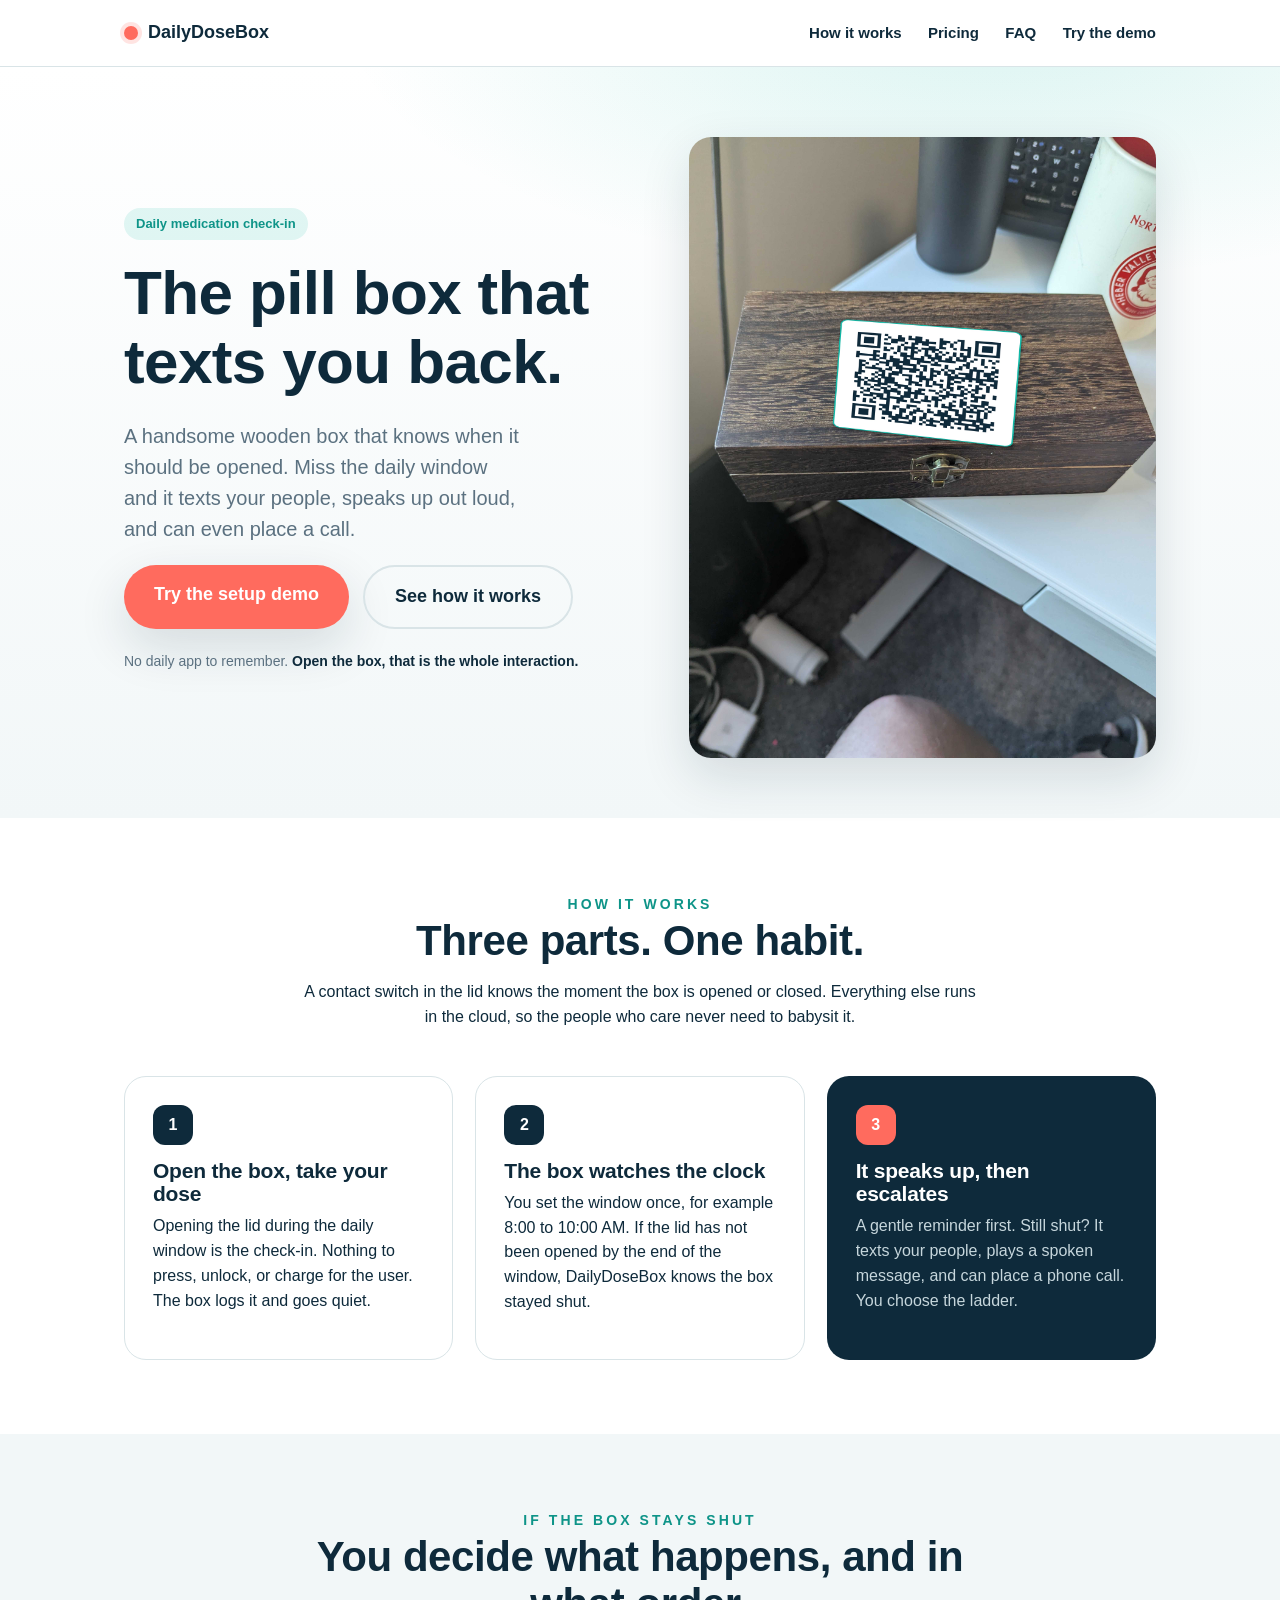
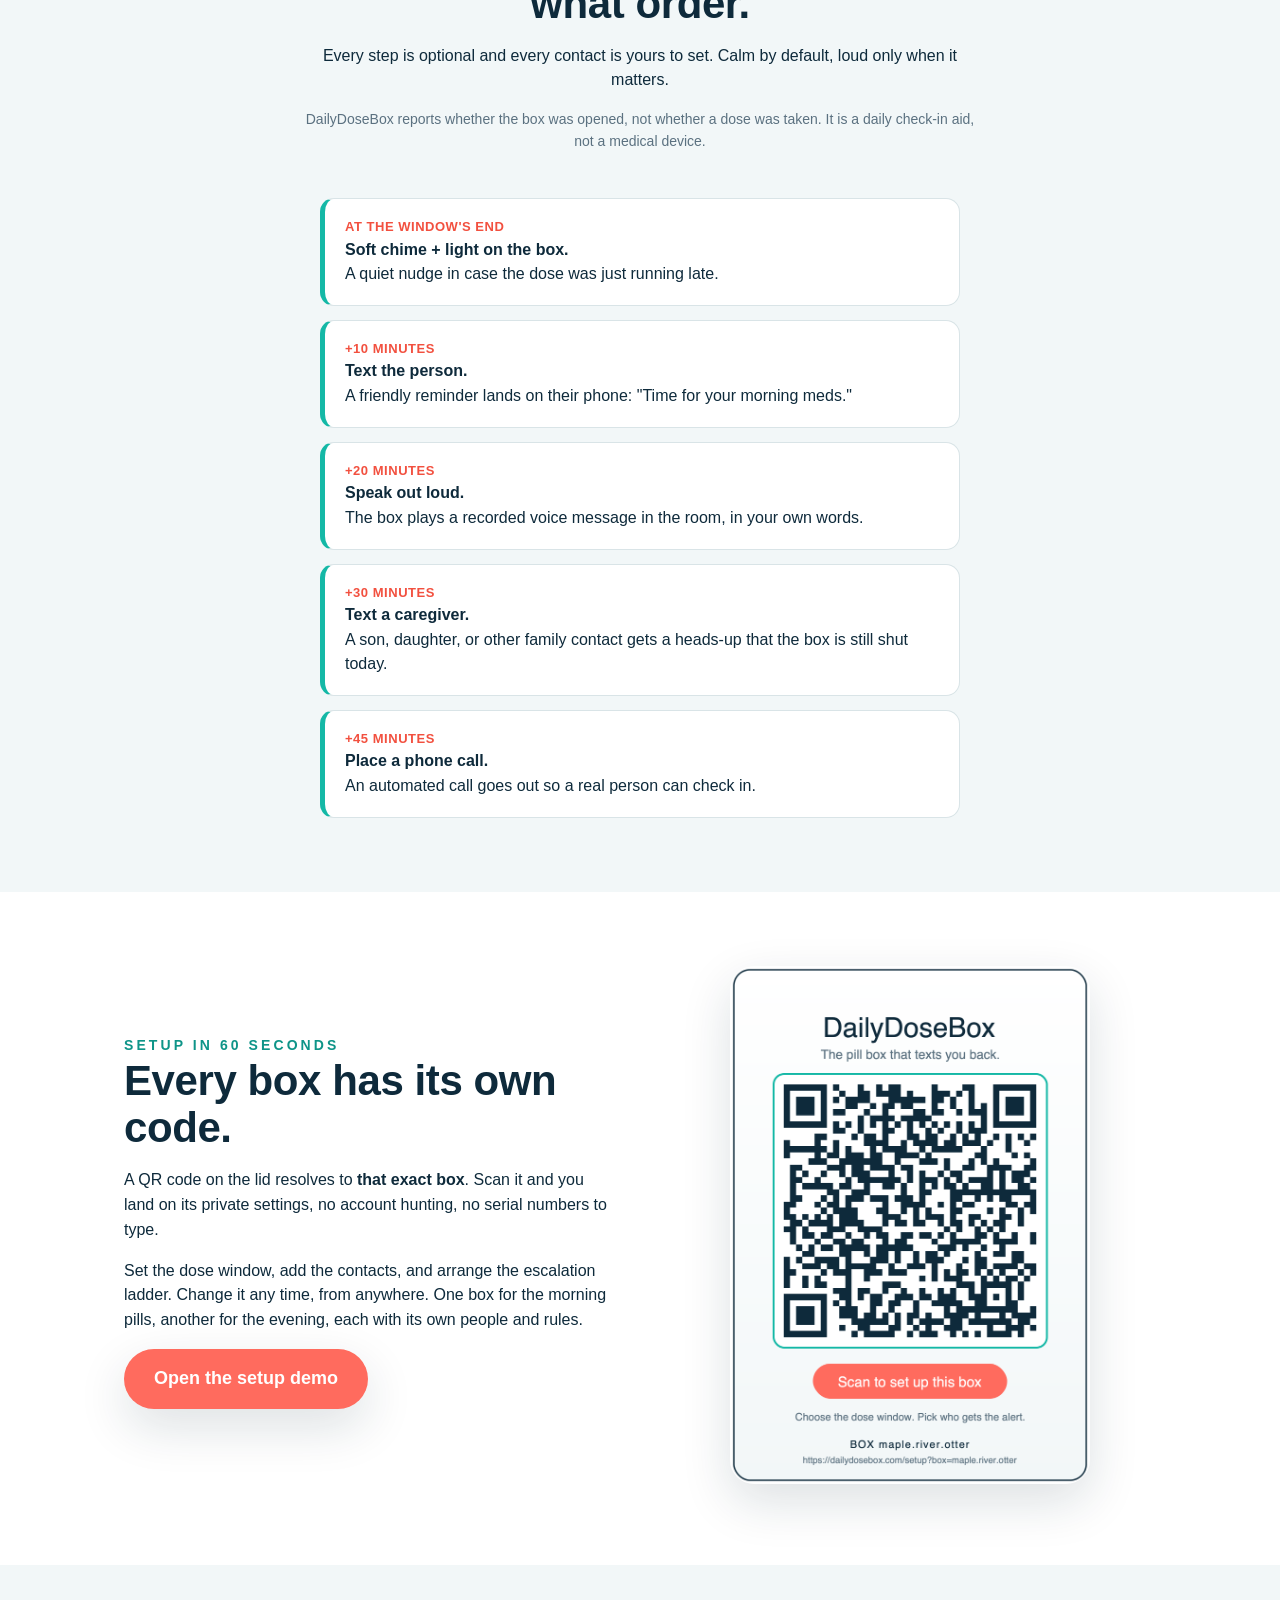
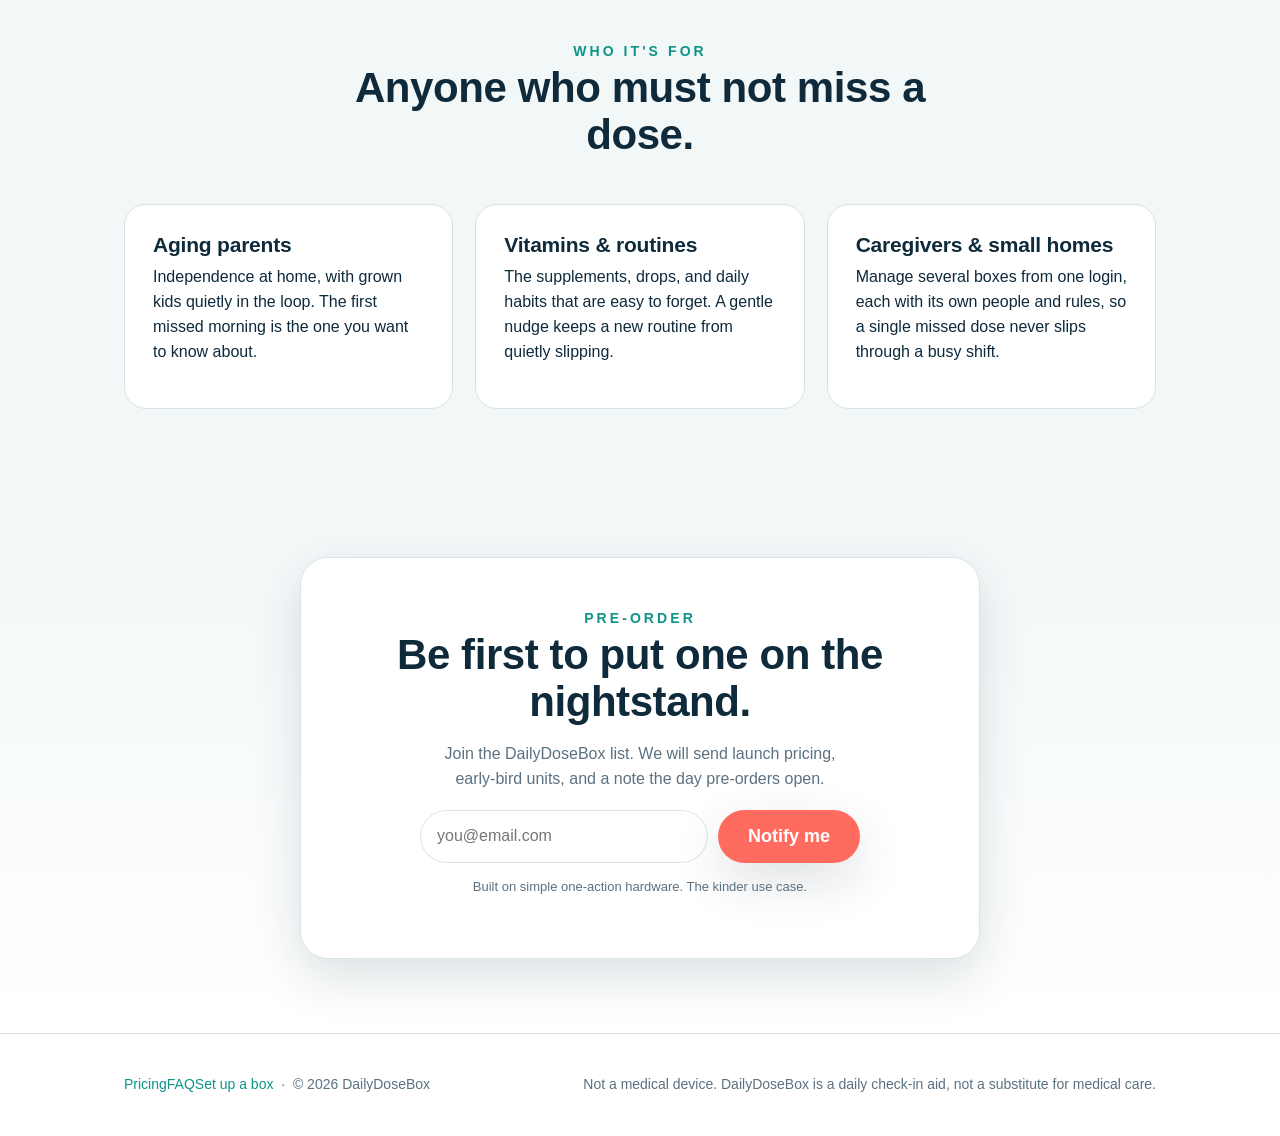
<file: public/dailydosebox/index.html>
<!DOCTYPE html>
<html lang="en">
<head>
<meta charset="UTF-8">
<meta name="viewport" content="width=device-width, initial-scale=1.0">
<title>DailyDoseBox | The Wooden Pill Box That Texts You Back</title>
<meta name="description" content="A handsome wooden pill box that knows when it should be opened. Miss the daily window and it chimes, texts your people, and can even call. No app, no subscription, 3-word setup.">
<meta property="og:title" content="The pill box that texts you back">
<meta property="og:description" content="Peace of mind for caring for an aging parent. Open the lid to check in. If the box stays shut, DailyDoseBox escalates: chime, text, voice, caregiver text, call.">
<meta property="og:type" content="website">
<meta property="og:image" content="assets/box-qr-composite.jpg">
<style>
  :root{
    --navy:#0E2A3B; --teal:#14B8A6; --teal-d:#0E9488; --coral:#FF6B5E; --coral-d:#F2503F;
    --paper:#fff; --mist:#F2F7F8; --line:#D9E4E7; --ink:#0E2A3B; --muted:#5B7180;
    --shadow:0 18px 50px rgba(14,42,59,.14); --radius:22px;
  }
  *{box-sizing:border-box} html{scroll-behavior:smooth}
  body{margin:0;color:var(--ink);background:var(--paper);font-family:"Inter",-apple-system,BlinkMacSystemFont,"Segoe UI",Helvetica,Arial,sans-serif;line-height:1.55;-webkit-font-smoothing:antialiased}
  .wrap{max-width:1080px;margin:0 auto;padding:0 24px}
  h1,h2,h3{line-height:1.12;margin:0 0 .4em;letter-spacing:-.01em}
  h1{font-size:clamp(34px,5.4vw,62px);font-weight:800}
  h2{font-size:clamp(28px,4vw,42px);font-weight:800}
  h3{font-size:21px;font-weight:700}
  p{margin:0 0 1em} a{color:var(--teal-d);text-decoration:none}
  .eyebrow{font-size:14px;font-weight:700;letter-spacing:.22em;text-transform:uppercase;color:var(--teal-d)}
  .btn{display:inline-block;background:var(--coral);color:#fff;font-weight:700;font-size:18px;padding:16px 30px;border-radius:40px;border:0;cursor:pointer;transition:.15s;box-shadow:var(--shadow)}
  .btn:hover{background:var(--coral-d);transform:translateY(-1px)}
  .btn.ghost{background:transparent;color:var(--navy);box-shadow:none;border:2px solid var(--line)}
  .btn.ghost:hover{border-color:var(--teal)}
  header.bar{position:sticky;top:0;z-index:30;background:rgba(255,255,255,.86);backdrop-filter:blur(10px);border-bottom:1px solid var(--line)}
  .bar .wrap{display:flex;align-items:center;justify-content:space-between;height:66px}
  .brand{display:flex;align-items:center;gap:10px;font-weight:800;font-size:18px;color:var(--navy)}
  .brand .dot{width:14px;height:14px;border-radius:50%;background:var(--coral);box-shadow:0 0 0 4px rgba(255,107,94,.18)}
  nav a{margin-left:22px;color:var(--navy);font-weight:600;font-size:15px}
  nav a:hover{color:var(--teal-d)}
  @media(max-width:680px){nav a:not(.navcta){display:none}}
  .hero{background:radial-gradient(1100px 460px at 78% -8%, rgba(20,184,166,.16), transparent 60%),linear-gradient(180deg,#fff,var(--mist));padding:70px 0 60px}
  .hero-grid{display:grid;grid-template-columns:1.05fr .95fr;gap:48px;align-items:center}
  @media(max-width:860px){.hero-grid{grid-template-columns:1fr;gap:36px}}
  .hero p.lead{font-size:20px;color:var(--muted);max-width:36ch}
  .cta-row{display:flex;gap:14px;flex-wrap:wrap;margin-top:8px}
  .trust{margin-top:22px;font-size:14px;color:var(--muted)} .trust b{color:var(--navy)}
  .badge{display:inline-block;background:rgba(20,184,166,.12);color:var(--teal-d);font-weight:700;font-size:13px;padding:6px 12px;border-radius:30px;margin-bottom:18px}
  section{padding:74px 0}
  .center{text-align:center;max-width:680px;margin:0 auto 46px}
  .grid3{display:grid;grid-template-columns:repeat(3,1fr);gap:22px}
  @media(max-width:820px){.grid3{grid-template-columns:1fr}}
  .card{background:#fff;border:1px solid var(--line);border-radius:var(--radius);padding:28px}
  .card .num{width:40px;height:40px;border-radius:12px;display:grid;place-items:center;background:var(--navy);color:#fff;font-weight:800;margin-bottom:14px}
  .card.alt{background:var(--navy);color:#fff;border-color:transparent}
  .card.alt h3{color:#fff} .card.alt p{color:#C6D6DC}
  .ladder{display:grid;gap:14px;max-width:640px;margin:0 auto}
  .step{display:flex;gap:16px;align-items:flex-start;background:#fff;border:1px solid var(--line);border-left:5px solid var(--teal);border-radius:14px;padding:18px 20px}
  .step .t{font-weight:700} .step .when{font-size:13px;font-weight:700;color:var(--coral-d);letter-spacing:.04em;text-transform:uppercase}
  .split{display:grid;grid-template-columns:1fr 1fr;gap:46px;align-items:center}
  @media(max-width:820px){.split{grid-template-columns:1fr}}
  .qrwrap{display:flex;justify-content:center}
  .qrwrap img{width:100%;max-width:360px;border-radius:24px;box-shadow:var(--shadow)}
  .use{display:grid;grid-template-columns:repeat(3,1fr);gap:22px}
  @media(max-width:820px){.use{grid-template-columns:1fr}}
  .final{background:linear-gradient(180deg,var(--mist),#fff);text-align:center}
  .final .box{background:#fff;border:1px solid var(--line);border-radius:28px;padding:48px 30px;box-shadow:var(--shadow);max-width:680px;margin:0 auto}
  form.wait{display:flex;gap:10px;max-width:440px;margin:18px auto 0;flex-wrap:wrap;justify-content:center}
  form.wait input{flex:1;min-width:220px;padding:15px 16px;border:1px solid var(--line);border-radius:40px;font-size:16px}
  .fine{font-size:13px;color:var(--muted);margin-top:14px}
  footer{padding:40px 0;border-top:1px solid var(--line);color:var(--muted);font-size:14px}
  footer .wrap{display:flex;justify-content:space-between;gap:16px;flex-wrap:wrap}
</style>
</head>
<body>

<header class="bar">
  <div class="wrap">
    <div class="brand"><span class="dot"></span> DailyDoseBox</div>
    <nav>
      <a href="#how">How it works</a>
      <a href="/pricing.html">Pricing</a>
      <a href="/faq.html">FAQ</a>
      <a class="navcta" href="/demo.html">Try the demo</a>
    </nav>
  </div>
</header>

<section class="hero">
  <div class="wrap hero-grid">
    <div>
      <span class="badge">Daily medication check-in</span>
      <h1>The pill box that texts you back.</h1>
      <p class="lead">A handsome wooden box that knows when it should be opened. Miss the daily window and it texts your people, speaks up out loud, and can even place a call.</p>
      <div class="cta-row">
        <a class="btn" href="/demo.html">Try the setup demo</a>
        <a class="btn ghost" href="#how">See how it works</a>
      </div>
      <p class="trust">No daily app to remember. <b>Open the box, that is the whole interaction.</b></p>
    </div>
    <div>
      <img src="assets/box-qr-composite.jpg" alt="The real DailyDoseBox with its QR code on the lid"
           style="width:100%;border-radius:22px;box-shadow:var(--shadow);display:block">
    </div>
  </div>
</section>

<section id="how">
  <div class="wrap">
    <div class="center">
      <span class="eyebrow">How it works</span>
      <h2>Three parts. One habit.</h2>
      <p>A contact switch in the lid knows the moment the box is opened or closed. Everything else runs in the cloud, so the people who care never need to babysit it.</p>
    </div>
    <div class="grid3">
      <div class="card"><div class="num">1</div><h3>Open the box, take your dose</h3><p>Opening the lid during the daily window is the check-in. Nothing to press, unlock, or charge for the user. The box logs it and goes quiet.</p></div>
      <div class="card"><div class="num">2</div><h3>The box watches the clock</h3><p>You set the window once, for example 8:00 to 10:00 AM. If the lid has not been opened by the end of the window, DailyDoseBox knows the box stayed shut.</p></div>
      <div class="card alt"><div class="num" style="background:var(--coral)">3</div><h3>It speaks up, then escalates</h3><p>A gentle reminder first. Still shut? It texts your people, plays a spoken message, and can place a phone call. You choose the ladder.</p></div>
    </div>
  </div>
</section>

<section style="background:var(--mist)">
  <div class="wrap">
    <div class="center">
      <span class="eyebrow">If the box stays shut</span>
      <h2>You decide what happens, and in what order.</h2>
      <p>Every step is optional and every contact is yours to set. Calm by default, loud only when it matters.</p>
      <p style="font-size:14px;color:var(--muted)">DailyDoseBox reports whether the box was opened, not whether a dose was taken. It is a daily check-in aid, not a medical device.</p>
    </div>
    <div class="ladder">
      <div class="step"><div><div class="when">At the window's end</div><div class="t">Soft chime + light on the box.</div> A quiet nudge in case the dose was just running late.</div></div>
      <div class="step"><div><div class="when">+10 minutes</div><div class="t">Text the person.</div> A friendly reminder lands on their phone: "Time for your morning meds."</div></div>
      <div class="step"><div><div class="when">+20 minutes</div><div class="t">Speak out loud.</div> The box plays a recorded voice message in the room, in your own words.</div></div>
      <div class="step"><div><div class="when">+30 minutes</div><div class="t">Text a caregiver.</div> A son, daughter, or other family contact gets a heads-up that the box is still shut today.</div></div>
      <div class="step"><div><div class="when">+45 minutes</div><div class="t">Place a phone call.</div> An automated call goes out so a real person can check in.</div></div>
    </div>
  </div>
</section>

<section id="setup">
  <div class="wrap split">
    <div>
      <span class="eyebrow">Setup in 60 seconds</span>
      <h2>Every box has its own code.</h2>
      <p>A QR code on the lid resolves to <b>that exact box</b>. Scan it and you land on its private settings, no account hunting, no serial numbers to type.</p>
      <p>Set the dose window, add the contacts, and arrange the escalation ladder. Change it any time, from anywhere. One box for the morning pills, another for the evening, each with its own people and rules.</p>
      <p><a class="btn" href="/demo.html">Open the setup demo</a></p>
    </div>
    <div class="qrwrap">
      <a href="/demo.html"><img src="assets/qr-card.png" alt="DailyDoseBox QR card that resolves to a specific box's setup page"></a>
    </div>
  </div>
</section>

<section id="who" style="background:var(--mist)">
  <div class="wrap">
    <div class="center"><span class="eyebrow">Who it's for</span><h2>Anyone who must not miss a dose.</h2></div>
    <div class="use">
      <div class="card"><h3>Aging parents</h3><p>Independence at home, with grown kids quietly in the loop. The first missed morning is the one you want to know about.</p></div>
      <div class="card"><h3>Vitamins &amp; routines</h3><p>The supplements, drops, and daily habits that are easy to forget. A gentle nudge keeps a new routine from quietly slipping.</p></div>
      <div class="card"><h3>Caregivers &amp; small homes</h3><p>Manage several boxes from one login, each with its own people and rules, so a single missed dose never slips through a busy shift.</p></div>
    </div>
  </div>
</section>

<section class="final" id="order">
  <div class="wrap">
    <div class="box">
      <span class="eyebrow">Pre-order</span>
      <h2>Be first to put one on the nightstand.</h2>
      <p style="color:var(--muted);max-width:46ch;margin:0 auto 6px">Join the DailyDoseBox list. We will send launch pricing, early-bird units, and a note the day pre-orders open.</p>
      <form class="wait" id="waitForm">
        <input type="email" required placeholder="you@email.com" aria-label="Email address">
        <button class="btn" type="submit">Notify me</button>
      </form>
      <p class="fine" id="waitMsg" style="display:none;color:var(--teal-d);font-weight:700">Thanks, you are on the list.</p>
      <script>
        document.getElementById('waitForm').addEventListener('submit', async function(e){
          e.preventDefault();
          var input = this.querySelector('input'), msg = document.getElementById('waitMsg');
          var email = input.value.trim();
          try{
            var r = await fetch('/api/waitlist', {method:'POST', headers:{'content-type':'application/json'}, body:JSON.stringify({email:email})});
            if(r.ok){ input.value=''; msg.textContent='Thanks, you are on the list.'; msg.style.color='var(--teal-d)'; }
            else { msg.textContent='That email did not look right. Try again?'; msg.style.color='var(--coral-d)'; }
          }catch(err){ msg.textContent='Something went wrong. Please try again.'; msg.style.color='var(--coral-d)'; }
          msg.style.display='block';
        });
      </script>
      <p class="fine">Built on simple one-action hardware. The kinder use case.</p>
    </div>
  </div>
</section>

<footer>
  <div class="wrap">
    <div><a href="/pricing.html">Pricing</a><a href="/faq.html">FAQ</a><a href="/demo.html">Set up a box</a> &nbsp;·&nbsp; © 2026 DailyDoseBox</div>
    <div>Not a medical device. DailyDoseBox is a daily check-in aid, not a substitute for medical care.</div>
  </div>
</footer>

</body>
</html>
</file>
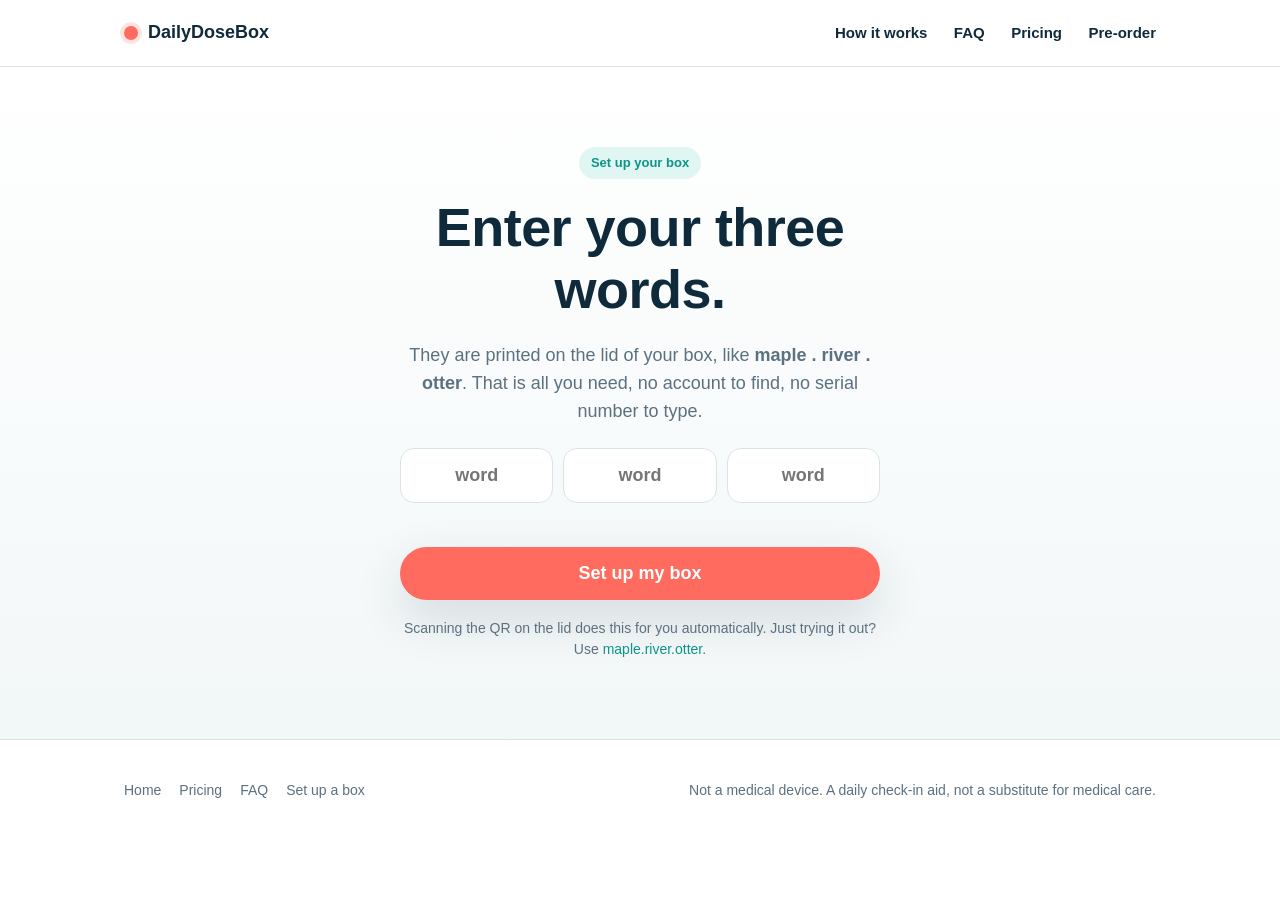
<file: public/dailydosebox/demo.html>
<!DOCTYPE html>
<html lang="en">
<head>
<meta charset="UTF-8">
<meta name="viewport" content="width=device-width, initial-scale=1.0">
<title>Set up your box | DailyDoseBox</title>
<meta name="description" content="Got a DailyDoseBox? Enter the three words printed on the lid to set it up. No account to hunt for, no serial numbers.">
<link rel="stylesheet" href="styles.css">
</head>
<body>
<header class="bar">
  <div class="wrap">
    <a class="brand" href="/" style="color:inherit"><span class="dot"></span> DailyDoseBox</a>
    <nav>
      <a href="/#how">How it works</a>
      <a href="/faq.html">FAQ</a>
      <a href="/pricing.html">Pricing</a>
      <a class="navcta" href="/#order">Pre-order</a>
    </nav>
  </div>
</header>

<section class="hero-min">
  <div class="wrap">
    <div class="enter">
      <span class="badge">Set up your box</span>
      <h1>Enter your three words.</h1>
      <p style="color:var(--muted);font-size:18px">They are printed on the lid of your box, like <b>maple . river . otter</b>. That is all you need, no account to find, no serial number to type.</p>
      <form id="wordForm">
        <div class="words">
          <input id="w1" placeholder="word" autocomplete="off" autocapitalize="off" spellcheck="false" required>
          <input id="w2" placeholder="word" autocomplete="off" autocapitalize="off" spellcheck="false" required>
          <input id="w3" placeholder="word" autocomplete="off" autocapitalize="off" spellcheck="false" required>
        </div>
        <p class="err" id="err"></p>
        <button class="btn" type="submit" style="width:100%">Set up my box</button>
      </form>
      <p class="hint" style="margin-top:18px">Scanning the QR on the lid does this for you automatically. Just trying it out? Use <a href="/setup?box=maple.river.otter">maple.river.otter</a>.</p>
    </div>
  </div>
</section>

<footer>
  <div class="wrap">
    <div><a href="/">Home</a><a href="/pricing.html">Pricing</a><a href="/faq.html">FAQ</a><a href="/demo.html">Set up a box</a></div>
    <div>Not a medical device. A daily check-in aid, not a substitute for medical care.</div>
  </div>
</footer>

<script>
  var clean = function(s){ return (s||'').trim().toLowerCase().replace(/[^a-z]/g,''); };
  document.getElementById('wordForm').addEventListener('submit', function(e){
    e.preventDefault();
    var a=clean(w1.value), b=clean(w2.value), c=clean(w3.value);
    if(!a||!b||!c){ document.getElementById('err').textContent='Please enter all three words.'; return; }
    location.href = '/setup?box=' + a + '.' + b + '.' + c;
  });
</script>
</body>
</html>
</file>
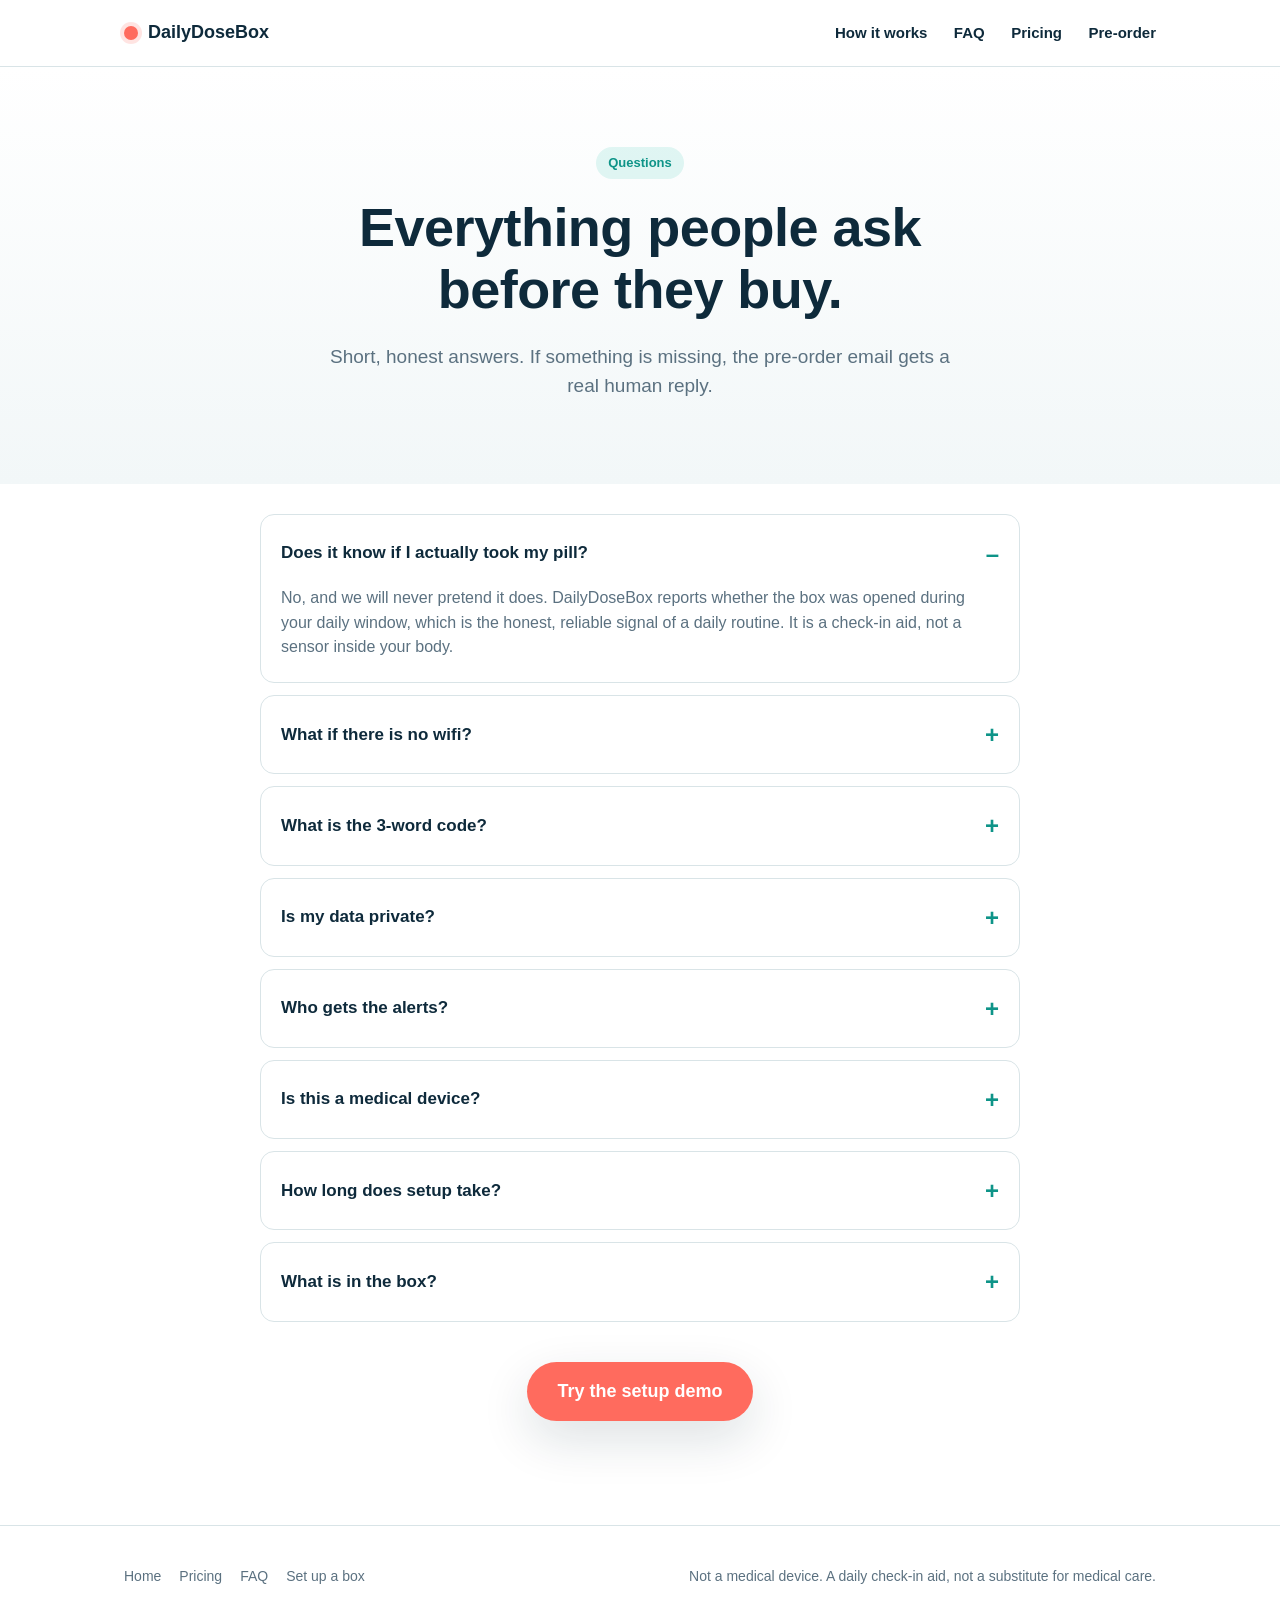
<file: public/dailydosebox/faq.html>
<!DOCTYPE html>
<html lang="en">
<head>
<meta charset="UTF-8">
<meta name="viewport" content="width=device-width, initial-scale=1.0">
<title>FAQ | DailyDoseBox</title>
<meta name="description" content="Common questions about DailyDoseBox: does it know if I took my pill, does it need wifi, the 3-word code, privacy, who gets alerts, and is it a medical device.">
<link rel="stylesheet" href="styles.css">
</head>
<body>
<header class="bar">
  <div class="wrap">
    <a class="brand" href="/" style="color:inherit"><span class="dot"></span> DailyDoseBox</a>
    <nav>
      <a href="/#how">How it works</a>
      <a href="/faq.html">FAQ</a>
      <a href="/pricing.html">Pricing</a>
      <a class="navcta" href="/#order">Pre-order</a>
    </nav>
  </div>
</header>

<section class="hero-min">
  <div class="wrap center" style="margin-bottom:0">
    <span class="badge">Questions</span>
    <h1>Everything people ask before they buy.</h1>
    <p style="color:var(--muted);font-size:19px">Short, honest answers. If something is missing, the pre-order email gets a real human reply.</p>
  </div>
</section>

<section style="padding-top:30px">
  <div class="faq">
    <details open><summary>Does it know if I actually took my pill?</summary><p>No, and we will never pretend it does. DailyDoseBox reports whether the box was opened during your daily window, which is the honest, reliable signal of a daily routine. It is a check-in aid, not a sensor inside your body.</p></details>
    <details><summary>What if there is no wifi?</summary><p>The box uses its own cellular connection for alerts, so it does not depend on home wifi or a hub. As long as there is cell coverage, the chime, texts, voice message, and calls all work. You just plug it in.</p></details>
    <details><summary>What is the 3-word code?</summary><p>Every box ships with a memorable 3-word code printed on the lid, like maple.river.otter, plus a QR. To register or reopen your box settings, you just remember three words. No accounts to hunt for and no serial numbers to type.</p></details>
    <details><summary>Is my data private?</summary><p>We track one thing: was the box opened in its window. We do not record audio, track location, or sell your information. Alerts go only to the contacts you choose.</p></details>
    <details><summary>Who gets the alerts?</summary><p>You decide. You can send reminders to the person taking the meds, to yourself, to a caregiver, or to several contacts at once, and you set who gets pulled in at each escalation step.</p></details>
    <details><summary>Is this a medical device?</summary><p>No. DailyDoseBox is a daily check-in aid, not a substitute for medical care or professional monitoring. It helps a routine stay on track; it does not diagnose, dispense, or treat.</p></details>
    <details><summary>How long does setup take?</summary><p>A few minutes. Scan the QR or enter your 3 words, set the daily window, add who gets alerts, and you are done. Most people finish before their coffee is cool.</p></details>
    <details><summary>What is in the box?</summary><p>The wooden DailyDoseBox with its lid sensor, the 3-word setup code printed on the lid, a charging cable, and a one-page start card. No app download required to use it.</p></details>
  </div>
  <div class="center" style="margin-top:40px">
    <a class="btn" href="/demo.html">Try the setup demo</a>
  </div>
</section>

<footer>
  <div class="wrap">
    <div><a href="/">Home</a><a href="/pricing.html">Pricing</a><a href="/faq.html">FAQ</a><a href="/demo.html">Set up a box</a></div>
    <div>Not a medical device. A daily check-in aid, not a substitute for medical care.</div>
  </div>
</footer>
</body>
</html>
</file>
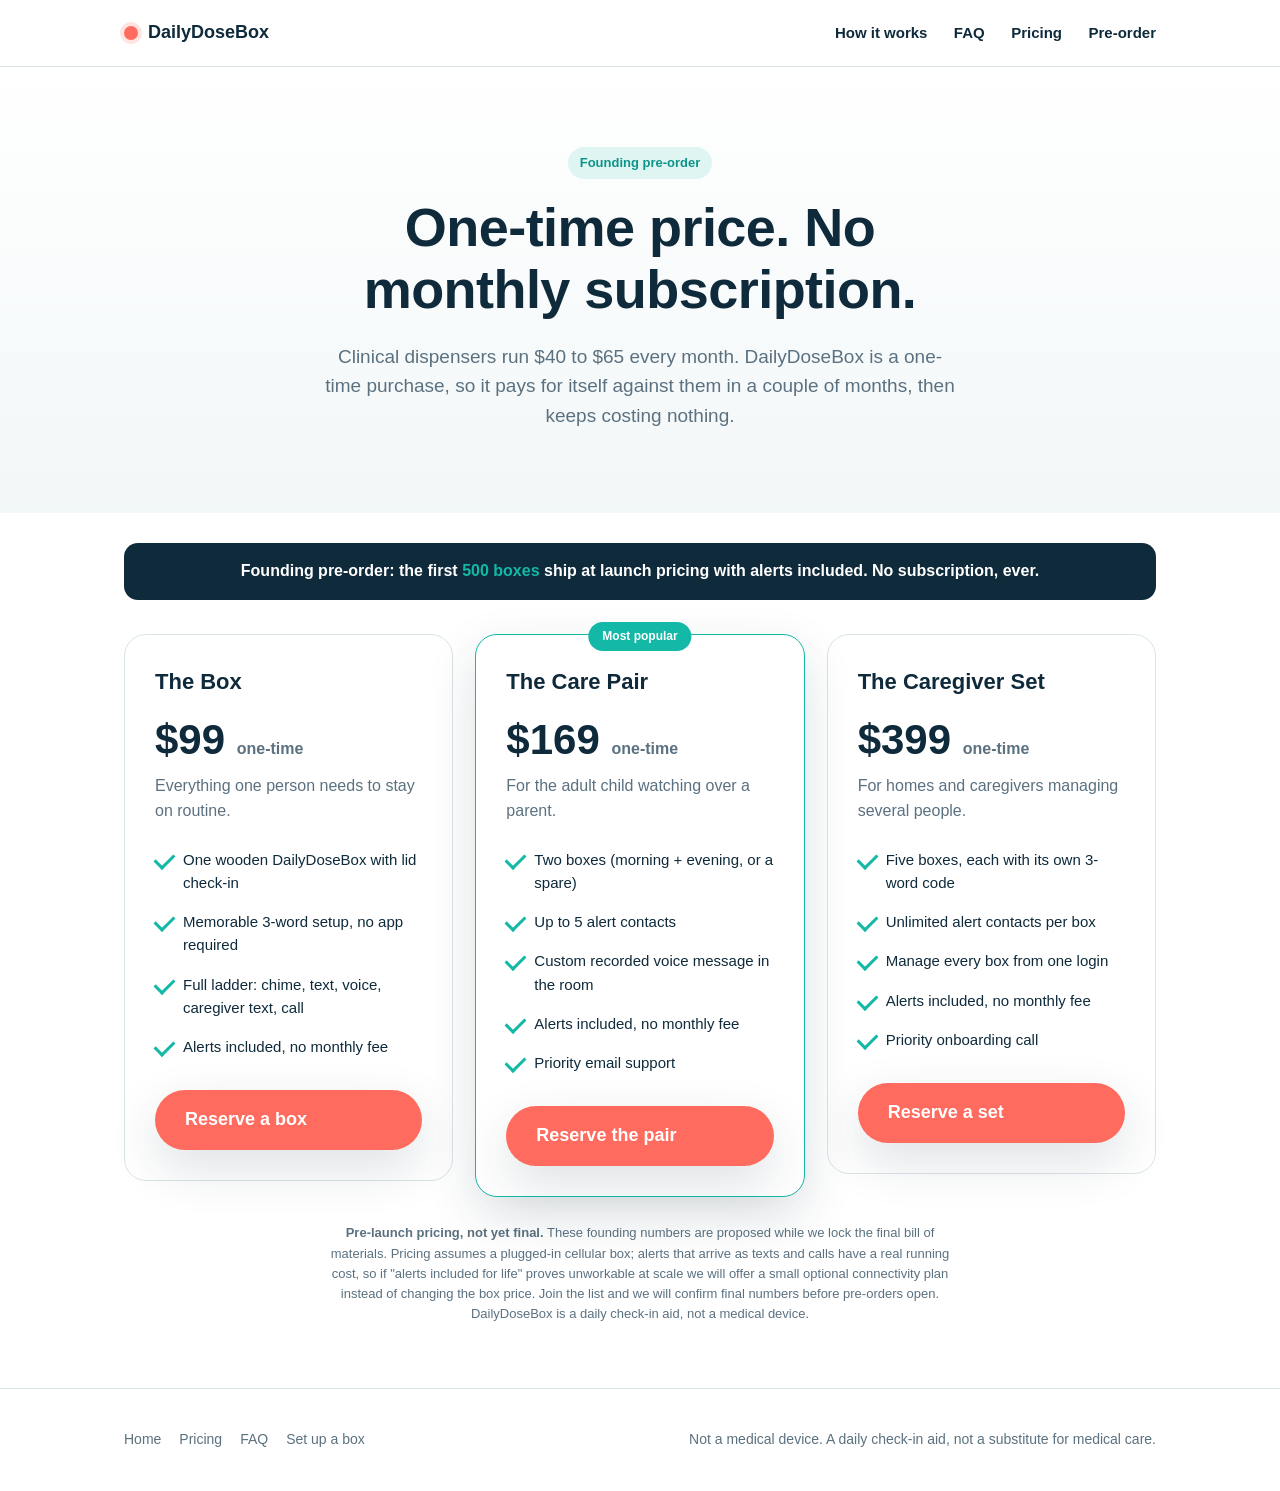
<file: public/dailydosebox/pricing.html>
<!DOCTYPE html>
<html lang="en">
<head>
<meta charset="UTF-8">
<meta name="viewport" content="width=device-width, initial-scale=1.0">
<title>Pricing | DailyDoseBox</title>
<meta name="description" content="DailyDoseBox founding pre-order pricing. One-time purchase, no monthly subscription. Pick a single box, a care pair, or a caregiver set.">
<link rel="stylesheet" href="styles.css">
</head>
<body>
<header class="bar">
  <div class="wrap">
    <a class="brand" href="/" style="color:inherit"><span class="dot"></span> DailyDoseBox</a>
    <nav>
      <a href="/#how">How it works</a>
      <a href="/faq.html">FAQ</a>
      <a href="/pricing.html">Pricing</a>
      <a class="navcta" href="/#order">Pre-order</a>
    </nav>
  </div>
</header>

<section class="hero-min">
  <div class="wrap center" style="margin-bottom:0">
    <span class="badge">Founding pre-order</span>
    <h1>One-time price. No monthly subscription.</h1>
    <p style="color:var(--muted);font-size:19px">Clinical dispensers run $40 to $65 every month. DailyDoseBox is a one-time purchase, so it pays for itself against them in a couple of months, then keeps costing nothing.</p>
  </div>
</section>

<section style="padding-top:30px">
  <div class="wrap">
    <div class="banner">Founding pre-order: the first <b>500 boxes</b> ship at launch pricing with alerts included. No subscription, ever.</div>
    <div class="tiers">
      <div class="tier">
        <div class="name">The Box</div>
        <div class="price">$99 <small>one-time</small></div>
        <div class="vline">Everything one person needs to stay on routine.</div>
        <ul>
          <li>One wooden DailyDoseBox with lid check-in</li>
          <li>Memorable 3-word setup, no app required</li>
          <li>Full ladder: chime, text, voice, caregiver text, call</li>
          <li>Alerts included, no monthly fee</li>
        </ul>
        <a class="btn" href="/#order">Reserve a box</a>
      </div>
      <div class="tier featured">
        <div class="name">The Care Pair</div>
        <div class="price">$169 <small>one-time</small></div>
        <div class="vline">For the adult child watching over a parent.</div>
        <ul>
          <li>Two boxes (morning + evening, or a spare)</li>
          <li>Up to 5 alert contacts</li>
          <li>Custom recorded voice message in the room</li>
          <li>Alerts included, no monthly fee</li>
          <li>Priority email support</li>
        </ul>
        <a class="btn" href="/#order">Reserve the pair</a>
      </div>
      <div class="tier">
        <div class="name">The Caregiver Set</div>
        <div class="price">$399 <small>one-time</small></div>
        <div class="vline">For homes and caregivers managing several people.</div>
        <ul>
          <li>Five boxes, each with its own 3-word code</li>
          <li>Unlimited alert contacts per box</li>
          <li>Manage every box from one login</li>
          <li>Alerts included, no monthly fee</li>
          <li>Priority onboarding call</li>
        </ul>
        <a class="btn" href="/#order">Reserve a set</a>
      </div>
    </div>
    <p class="note"><b>Pre-launch pricing, not yet final.</b> These founding numbers are proposed while we lock the final bill of materials. Pricing assumes a plugged-in cellular box; alerts that arrive as texts and calls have a real running cost, so if "alerts included for life" proves unworkable at scale we will offer a small optional connectivity plan instead of changing the box price. Join the list and we will confirm final numbers before pre-orders open. DailyDoseBox is a daily check-in aid, not a medical device.</p>
  </div>
</section>

<footer>
  <div class="wrap">
    <div><a href="/">Home</a><a href="/pricing.html">Pricing</a><a href="/faq.html">FAQ</a><a href="/demo.html">Set up a box</a></div>
    <div>Not a medical device. A daily check-in aid, not a substitute for medical care.</div>
  </div>
</footer>
</body>
</html>
</file>
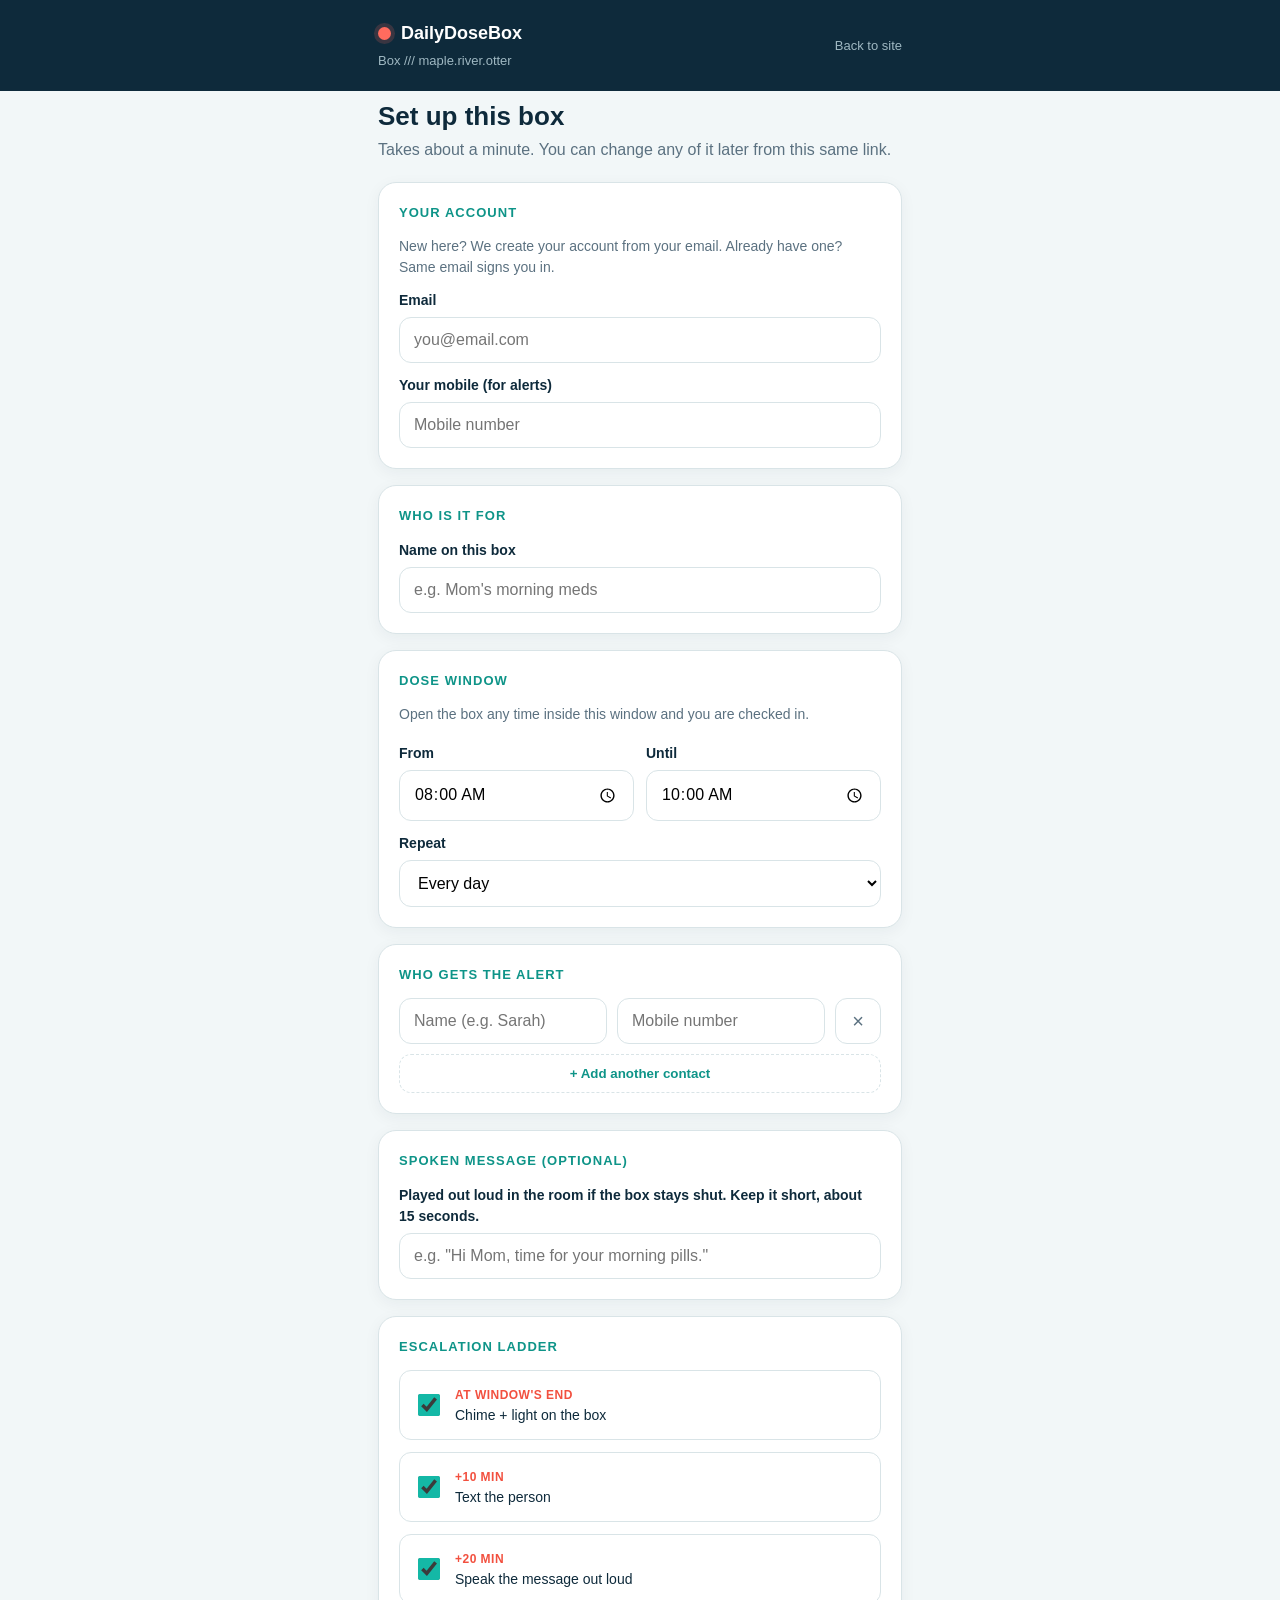
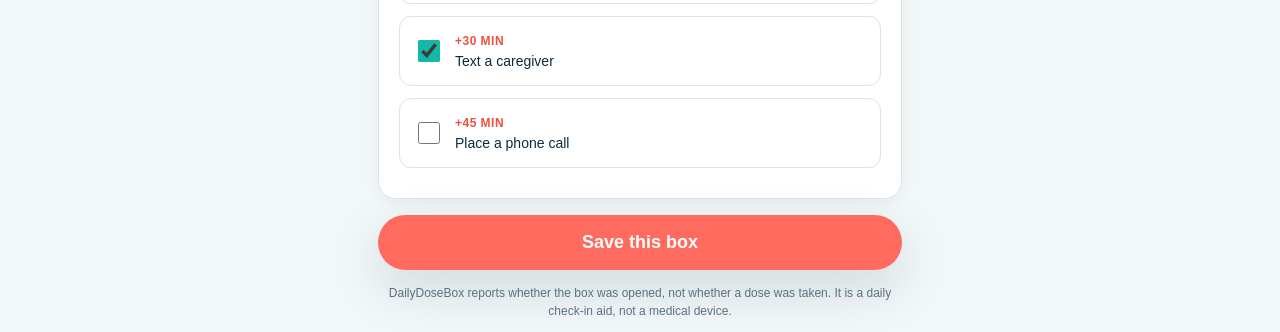
<file: public/dailydosebox/setup.html>
<!DOCTYPE html>
<html lang="en">
<head>
<meta charset="UTF-8">
<meta name="viewport" content="width=device-width, initial-scale=1.0">
<title>Set up your DailyDoseBox</title>
<meta name="description" content="Set up this DailyDoseBox: choose the dose window, add who gets the alert, and arrange the escalation ladder.">
<style>
  :root{--navy:#0E2A3B;--teal:#14B8A6;--teal-d:#0E9488;--coral:#FF6B5E;--coral-d:#F2503F;--paper:#fff;--mist:#F2F7F8;--line:#D9E4E7;--ink:#0E2A3B;--muted:#5B7180;--shadow:0 18px 50px rgba(14,42,59,.14)}
  *{box-sizing:border-box}
  body{margin:0;background:var(--mist);color:var(--ink);font-family:"Inter",-apple-system,BlinkMacSystemFont,"Segoe UI",Helvetica,Arial,sans-serif;line-height:1.5;-webkit-font-smoothing:antialiased}
  .top{background:var(--navy);color:#fff;padding:20px 0}
  .wrap{max-width:560px;margin:0 auto;padding:0 18px}
  .brand{display:flex;align-items:center;gap:10px;font-weight:800;font-size:18px}
  .brand .dot{width:13px;height:13px;border-radius:50%;background:var(--coral);box-shadow:0 0 0 4px rgba(255,107,94,.18)}
  .top small{color:#9FB8C2;display:block;margin-top:4px;font-size:13px}
  main{padding:22px 0 60px}
  h1{font-size:26px;margin:6px 0 2px} .sub{color:var(--muted);margin:0 0 20px}
  .card{background:#fff;border:1px solid var(--line);border-radius:18px;padding:20px;margin-bottom:16px;box-shadow:0 4px 16px rgba(14,42,59,.05)}
  .card h2{font-size:13px;letter-spacing:.08em;text-transform:uppercase;color:var(--teal-d);margin:0 0 14px}
  label{display:block;font-weight:600;font-size:14px;margin:12px 0 6px}
  input,select{width:100%;padding:13px 14px;border:1px solid var(--line);border-radius:12px;font-size:16px;font-family:inherit;background:#fff}
  input:focus,select:focus{outline:none;border-color:var(--teal);box-shadow:0 0 0 3px rgba(20,184,166,.15)}
  .row{display:flex;gap:12px} .row>div{flex:1}
  .contact{display:flex;gap:10px} .contact input{flex:1}
  .contact .del{flex:0 0 auto;width:46px;border:1px solid var(--line);background:#fff;border-radius:12px;font-size:20px;color:var(--muted);cursor:pointer}
  .addbtn{margin-top:10px;background:transparent;border:1.5px dashed var(--line);color:var(--teal-d);font-weight:700;padding:11px;width:100%;border-radius:12px;cursor:pointer}
  .ladder label.chk{display:flex;align-items:center;gap:12px;font-weight:500;border:1px solid var(--line);border-radius:12px;padding:13px 14px;margin-bottom:10px;cursor:pointer}
  .ladder input[type=checkbox]{width:22px;height:22px;accent-color:var(--teal);flex:0 0 auto}
  .ladder .when{font-size:12px;color:var(--coral-d);font-weight:700;text-transform:uppercase;letter-spacing:.04em}
  .save{width:100%;background:var(--coral);color:#fff;font-weight:800;font-size:18px;border:0;border-radius:40px;padding:17px;cursor:pointer;box-shadow:var(--shadow)}
  .save:hover{background:var(--coral-d)}
  .fine{font-size:12px;color:var(--muted);text-align:center;margin-top:14px}
  .done{display:none;text-align:center;padding:40px 10px}
  .done .tick{width:84px;height:84px;border-radius:50%;background:var(--teal);margin:0 auto 18px;display:grid;place-items:center}
  .done .tick svg{width:44px;height:44px}
  .done h1{font-size:28px} .summary{text-align:left;background:#fff;border:1px solid var(--line);border-radius:16px;padding:18px;margin:18px 0}
  .summary div{padding:7px 0;border-bottom:1px solid var(--mist);display:flex;justify-content:space-between;gap:12px;font-size:14px}
  .summary div:last-child{border:0} .summary .k{color:var(--muted)} .summary .v{font-weight:700;text-align:right}
  .pill{display:inline-block;font-size:12px;font-weight:700;padding:3px 9px;border-radius:20px;background:rgba(20,184,166,.14);color:var(--teal-d);margin:2px 0 2px 4px}
</style>
</head>
<body>
<div class="top"><div class="wrap" style="display:flex;justify-content:space-between;align-items:center">
  <div>
    <a class="brand" href="/" style="color:#fff;text-decoration:none"><span class="dot"></span> DailyDoseBox</a>
    <small id="boxlabel">Setting up box …</small>
  </div>
  <a href="/" style="color:#9FB8C2;font-size:13px;text-decoration:none">Back to site</a>
</div></div>

<main class="wrap">
  <!-- FORM -->
  <form id="setupForm">
    <h1>Set up this box</h1>
    <p class="sub">Takes about a minute. You can change any of it later from this same link.</p>

    <div class="card">
      <h2>Your account</h2>
      <p style="margin:0 0 6px;color:var(--muted);font-size:14px">New here? We create your account from your email. Already have one? Same email signs you in.</p>
      <label for="email">Email</label>
      <input id="email" type="email" placeholder="you@email.com" required>
      <label for="phone">Your mobile (for alerts)</label>
      <input id="phone" type="tel" placeholder="Mobile number">
    </div>

    <div class="card">
      <h2>Who is it for</h2>
      <label for="who">Name on this box</label>
      <input id="who" placeholder="e.g. Mom's morning meds" required>
    </div>

    <div class="card">
      <h2>Dose window</h2>
      <p style="margin:0 0 6px;color:var(--muted);font-size:14px">Open the box any time inside this window and you are checked in.</p>
      <div class="row">
        <div><label for="start">From</label><input id="start" type="time" value="08:00" required></div>
        <div><label for="end">Until</label><input id="end" type="time" value="10:00" required></div>
      </div>
      <label for="days">Repeat</label>
      <select id="days"><option>Every day</option><option>Weekdays</option><option>Weekends</option></select>
    </div>

    <div class="card">
      <h2>Who gets the alert</h2>
      <div id="contacts">
        <div class="contact"><input class="cname" placeholder="Name (e.g. Sarah)"><input class="cphone" type="tel" placeholder="Mobile number"><button type="button" class="del" title="Remove">×</button></div>
      </div>
      <button type="button" class="addbtn" id="addContact">+ Add another contact</button>
    </div>

    <div class="card">
      <h2>Spoken message (optional)</h2>
      <label for="voice">Played out loud in the room if the box stays shut. Keep it short, about 15 seconds.</label>
      <input id="voice" maxlength="140" placeholder='e.g. "Hi Mom, time for your morning pills."'>
    </div>

    <div class="card ladder">
      <h2>Escalation ladder</h2>
      <label class="chk"><input type="checkbox" checked data-l="Chime + light on the box"><span><span class="when">At window's end</span><br>Chime + light on the box</span></label>
      <label class="chk"><input type="checkbox" checked data-l="Text the person"><span><span class="when">+10 min</span><br>Text the person</span></label>
      <label class="chk"><input type="checkbox" checked data-l="Speak the message out loud"><span><span class="when">+20 min</span><br>Speak the message out loud</span></label>
      <label class="chk"><input type="checkbox" checked data-l="Text a caregiver"><span><span class="when">+30 min</span><br>Text a caregiver</span></label>
      <label class="chk"><input type="checkbox" data-l="Place a phone call"><span><span class="when">+45 min</span><br>Place a phone call</span></label>
    </div>

    <button class="save" type="submit">Save this box</button>
    <p class="fine">DailyDoseBox reports whether the box was opened, not whether a dose was taken. It is a daily check-in aid, not a medical device.</p>
  </form>

  <!-- CONFIRMATION -->
  <div class="done" id="done">
    <div class="tick"><svg viewBox="0 0 24 24" fill="none" stroke="#fff" stroke-width="3" stroke-linecap="round" stroke-linejoin="round"><path d="M20 6L9 17l-5-5"/></svg></div>
    <h1>This box is all set.</h1>
    <p class="sub" id="doneSub">We will watch the window and reach your people if it stays shut.</p>
    <div class="summary" id="summary"></div>
    <button class="save" onclick="location.reload()">Edit settings</button>
    <p class="fine">Demo only — nothing was sent. A live box would save this to its private settings.</p>
  </div>
</main>

<script>
  // box id = three-word code from the QR path (/demo/maple.river.otter) or ?box=
  var seg = location.pathname.split('/').filter(Boolean);
  var boxId = (seg.length >= 2 && (seg[0] === 'demo' || seg[0] === 'setup'))
              ? decodeURIComponent(seg.slice(1).join('/'))
              : (new URLSearchParams(location.search).get('box') || 'maple.river.otter');
  document.getElementById('boxlabel').textContent = 'Box /// ' + boxId;

  // add / remove contacts
  document.getElementById('addContact').addEventListener('click', function(){
    var d = document.createElement('div'); d.className = 'contact';
    d.innerHTML = '<input class="cname" placeholder="Name"><input class="cphone" type="tel" placeholder="Mobile number"><button type="button" class="del" title="Remove">×</button>';
    document.getElementById('contacts').appendChild(d);
  });
  document.getElementById('contacts').addEventListener('click', function(e){
    if(e.target.classList.contains('del')){
      var rows = document.querySelectorAll('#contacts .contact');
      if(rows.length > 1) e.target.parentElement.remove();
    }
  });

  // submit -> confirmation
  document.getElementById('setupForm').addEventListener('submit', function(e){
    e.preventDefault();
    var who = document.getElementById('who').value || 'This box';
    var win = document.getElementById('start').value + ' – ' + document.getElementById('end').value + '  (' + document.getElementById('days').value + ')';
    var names = [].map.call(document.querySelectorAll('.cname'), function(i){return i.value;}).filter(Boolean);
    var steps = [].filter.call(document.querySelectorAll('.ladder input:checked'), Boolean).map(function(i){return i.dataset.l;});
    var voice = document.getElementById('voice').value;
    var email = document.getElementById('email').value;
    var rows = '';
    rows += '<div><span class="k">Box</span><span class="v">/// '+boxId+'</span></div>';
    if(email) rows += '<div><span class="k">Account</span><span class="v">'+email+'</span></div>';
    rows += '<div><span class="k">Name</span><span class="v">'+who+'</span></div>';
    rows += '<div><span class="k">Dose window</span><span class="v">'+win+'</span></div>';
    rows += '<div><span class="k">Alerts to</span><span class="v">'+(names.length?names.join(', '):'—')+'</span></div>';
    if(voice) rows += '<div><span class="k">Spoken message</span><span class="v">"'+voice+'"</span></div>';
    rows += '<div><span class="k">Escalation</span><span class="v">'+steps.map(function(s){return '<span class="pill">'+s+'</span>';}).join('')+'</span></div>';
    document.getElementById('summary').innerHTML = rows;
    document.getElementById('setupForm').style.display = 'none';
    document.getElementById('done').style.display = 'block';
    window.scrollTo(0,0);
  });
</script>
</body>
</html>
</file>
<file: public/dailydosebox/styles.css>
:root{
  --navy:#0E2A3B; --teal:#14B8A6; --teal-d:#0E9488; --coral:#FF6B5E; --coral-d:#F2503F;
  --paper:#fff; --mist:#F2F7F8; --line:#D9E4E7; --ink:#0E2A3B; --muted:#5B7180;
  --shadow:0 18px 50px rgba(14,42,59,.14); --radius:22px;
}
*{box-sizing:border-box} html{scroll-behavior:smooth}
body{margin:0;color:var(--ink);background:var(--paper);font-family:"Inter",-apple-system,BlinkMacSystemFont,"Segoe UI",Helvetica,Arial,sans-serif;line-height:1.55;-webkit-font-smoothing:antialiased}
.wrap{max-width:1080px;margin:0 auto;padding:0 24px}
.narrow{max-width:760px}
h1,h2,h3{line-height:1.14;margin:0 0 .4em;letter-spacing:-.01em}
h1{font-size:clamp(32px,5vw,54px);font-weight:800}
h2{font-size:clamp(26px,4vw,40px);font-weight:800}
h3{font-size:20px;font-weight:700}
p{margin:0 0 1em} a{color:var(--teal-d);text-decoration:none}
.eyebrow{font-size:14px;font-weight:700;letter-spacing:.22em;text-transform:uppercase;color:var(--teal-d)}
.btn{display:inline-block;background:var(--coral);color:#fff;font-weight:700;font-size:18px;padding:16px 30px;border-radius:40px;border:0;cursor:pointer;transition:.15s;box-shadow:var(--shadow)}
.btn:hover{background:var(--coral-d);transform:translateY(-1px)}
.btn.ghost{background:transparent;color:var(--navy);box-shadow:none;border:2px solid var(--line)}
.btn.ghost:hover{border-color:var(--teal)}
header.bar{position:sticky;top:0;z-index:30;background:rgba(255,255,255,.9);backdrop-filter:blur(10px);border-bottom:1px solid var(--line)}
.bar .wrap{display:flex;align-items:center;justify-content:space-between;height:66px}
.brand{display:flex;align-items:center;gap:10px;font-weight:800;font-size:18px;color:var(--navy)}
.brand .dot{width:14px;height:14px;border-radius:50%;background:var(--coral);box-shadow:0 0 0 4px rgba(255,107,94,.18)}
nav a{margin-left:22px;color:var(--navy);font-weight:600;font-size:15px}
nav a:hover{color:var(--teal-d)}
@media(max-width:680px){nav a:not(.navcta){display:none}}
section{padding:64px 0}
.center{text-align:center;max-width:680px;margin:0 auto 40px}
.card{background:#fff;border:1px solid var(--line);border-radius:var(--radius);padding:28px}
footer{padding:40px 0;border-top:1px solid var(--line);color:var(--muted);font-size:14px}
footer .wrap{display:flex;justify-content:space-between;gap:16px;flex-wrap:wrap}
footer a{color:var(--muted);margin-right:18px}
.badge{display:inline-block;background:rgba(20,184,166,.12);color:var(--teal-d);font-weight:700;font-size:13px;padding:6px 12px;border-radius:30px;margin-bottom:18px}

/* pricing */
.tiers{display:grid;grid-template-columns:repeat(3,1fr);gap:22px;align-items:start}
@media(max-width:860px){.tiers{grid-template-columns:1fr}}
.tier{background:#fff;border:1px solid var(--line);border-radius:var(--radius);padding:30px;display:flex;flex-direction:column}
.tier.featured{border-color:var(--teal);box-shadow:var(--shadow);position:relative}
.tier.featured::before{content:"Most popular";position:absolute;top:-13px;left:50%;transform:translateX(-50%);background:var(--teal);color:#fff;font-size:12px;font-weight:700;padding:5px 14px;border-radius:30px}
.tier .name{font-weight:800;font-size:22px}
.tier .price{font-size:42px;font-weight:800;margin:8px 0 2px}
.tier .price small{font-size:16px;color:var(--muted);font-weight:600}
.tier .vline{color:var(--muted);margin-bottom:16px}
.tier ul{list-style:none;padding:0;margin:0 0 24px;flex:1}
.tier li{padding:8px 0 8px 28px;position:relative;font-size:15px}
.tier li::before{content:"";position:absolute;left:0;top:13px;width:16px;height:9px;border-left:3px solid var(--teal);border-bottom:3px solid var(--teal);transform:rotate(-45deg)}
.banner{background:var(--navy);color:#fff;text-align:center;padding:16px;border-radius:14px;font-weight:600;margin-bottom:34px}
.banner b{color:var(--teal)}
.note{font-size:13px;color:var(--muted);text-align:center;max-width:620px;margin:26px auto 0}

/* faq */
.faq{max-width:760px;margin:0 auto}
.faq details{border:1px solid var(--line);border-radius:14px;padding:6px 20px;margin-bottom:12px;background:#fff}
.faq summary{font-weight:700;font-size:17px;padding:14px 0;cursor:pointer;list-style:none;display:flex;justify-content:space-between;align-items:center}
.faq summary::-webkit-details-marker{display:none}
.faq summary::after{content:"+";color:var(--teal-d);font-size:24px;font-weight:700}
.faq details[open] summary::after{content:"\2013"}
.faq details p{margin:0 0 16px;color:var(--muted)}

/* demo entry */
.enter{max-width:480px;margin:0 auto;text-align:center}
.enter .words{display:flex;gap:10px;margin:22px 0 10px}
.enter input{flex:1;min-width:0;padding:16px 12px;border:1px solid var(--line);border-radius:14px;font-size:18px;text-align:center;font-weight:700}
.enter input:focus{outline:none;border-color:var(--teal);box-shadow:0 0 0 3px rgba(20,184,166,.15)}
.enter .hint{color:var(--muted);font-size:14px}
.enter .err{color:var(--coral-d);font-weight:700;min-height:20px;font-size:14px}
.hero-min{background:linear-gradient(180deg,#fff,var(--mist));padding:80px 0 64px}
</file>
